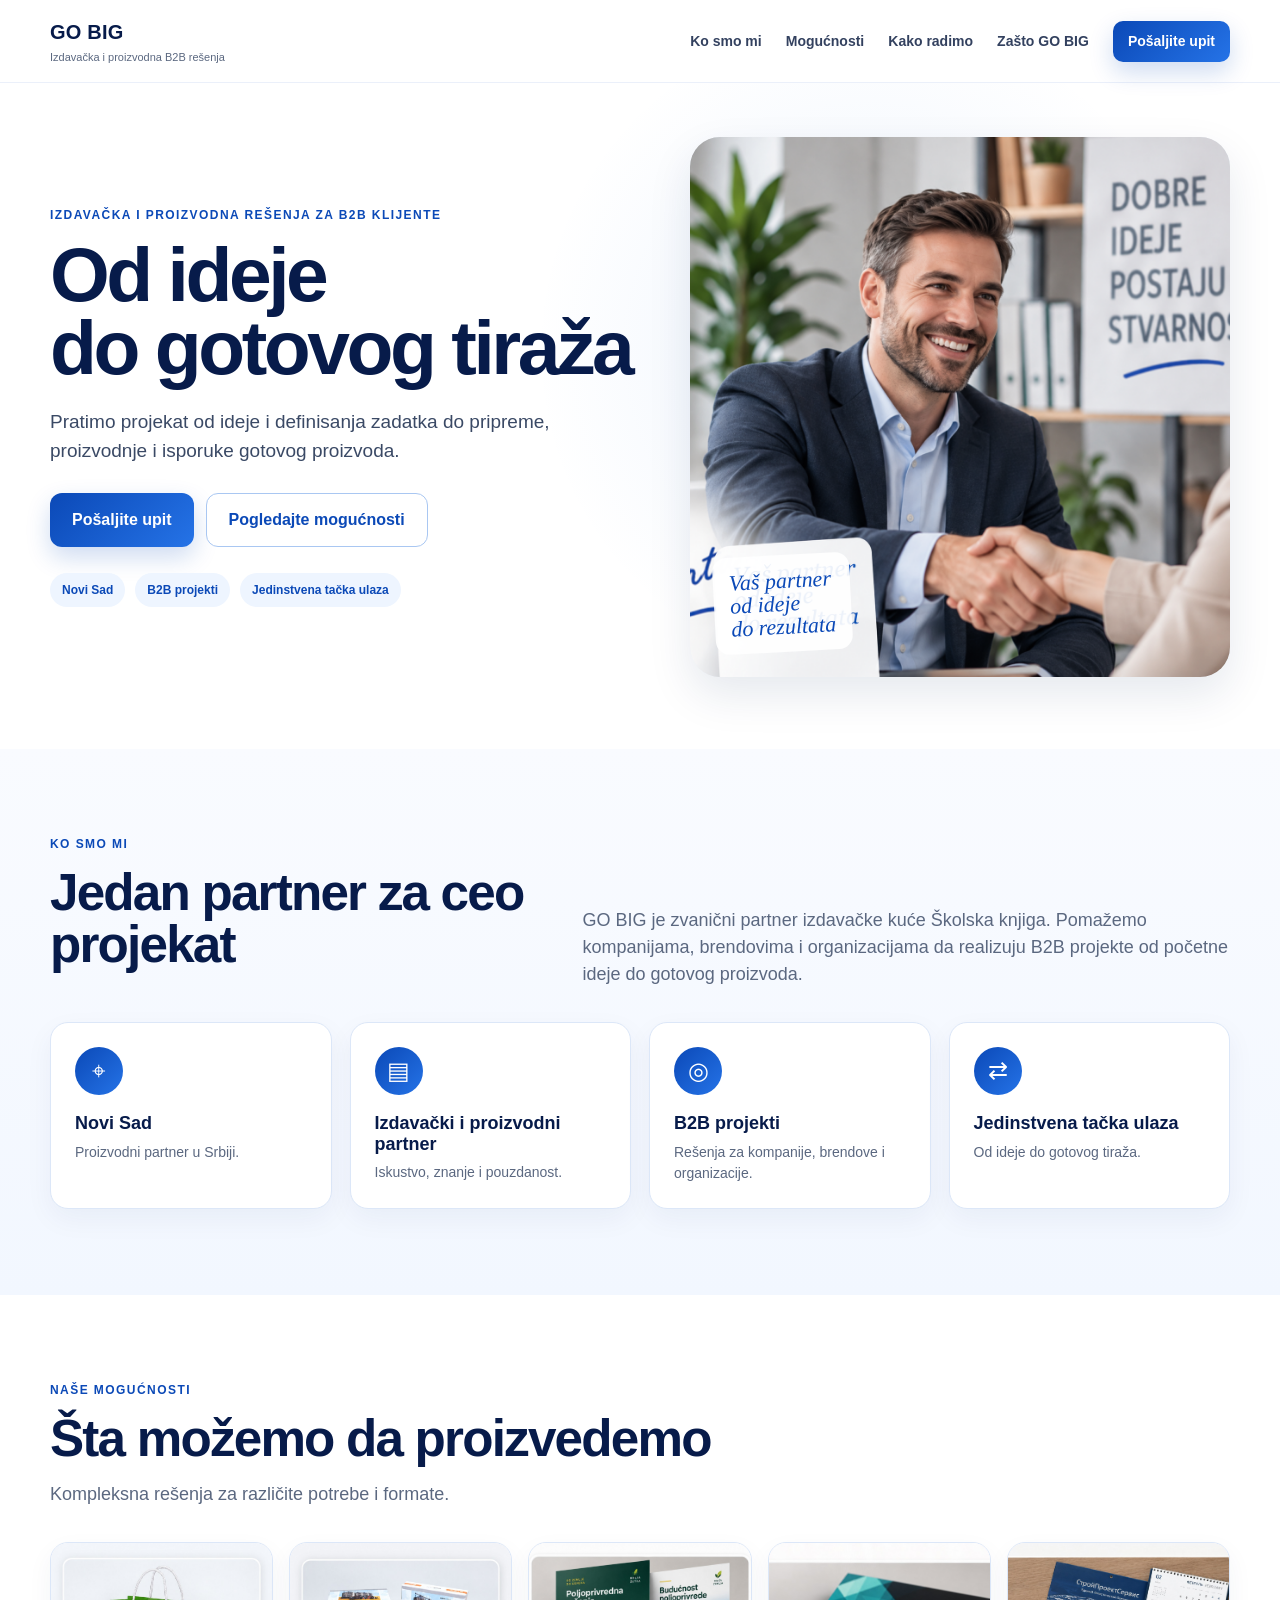
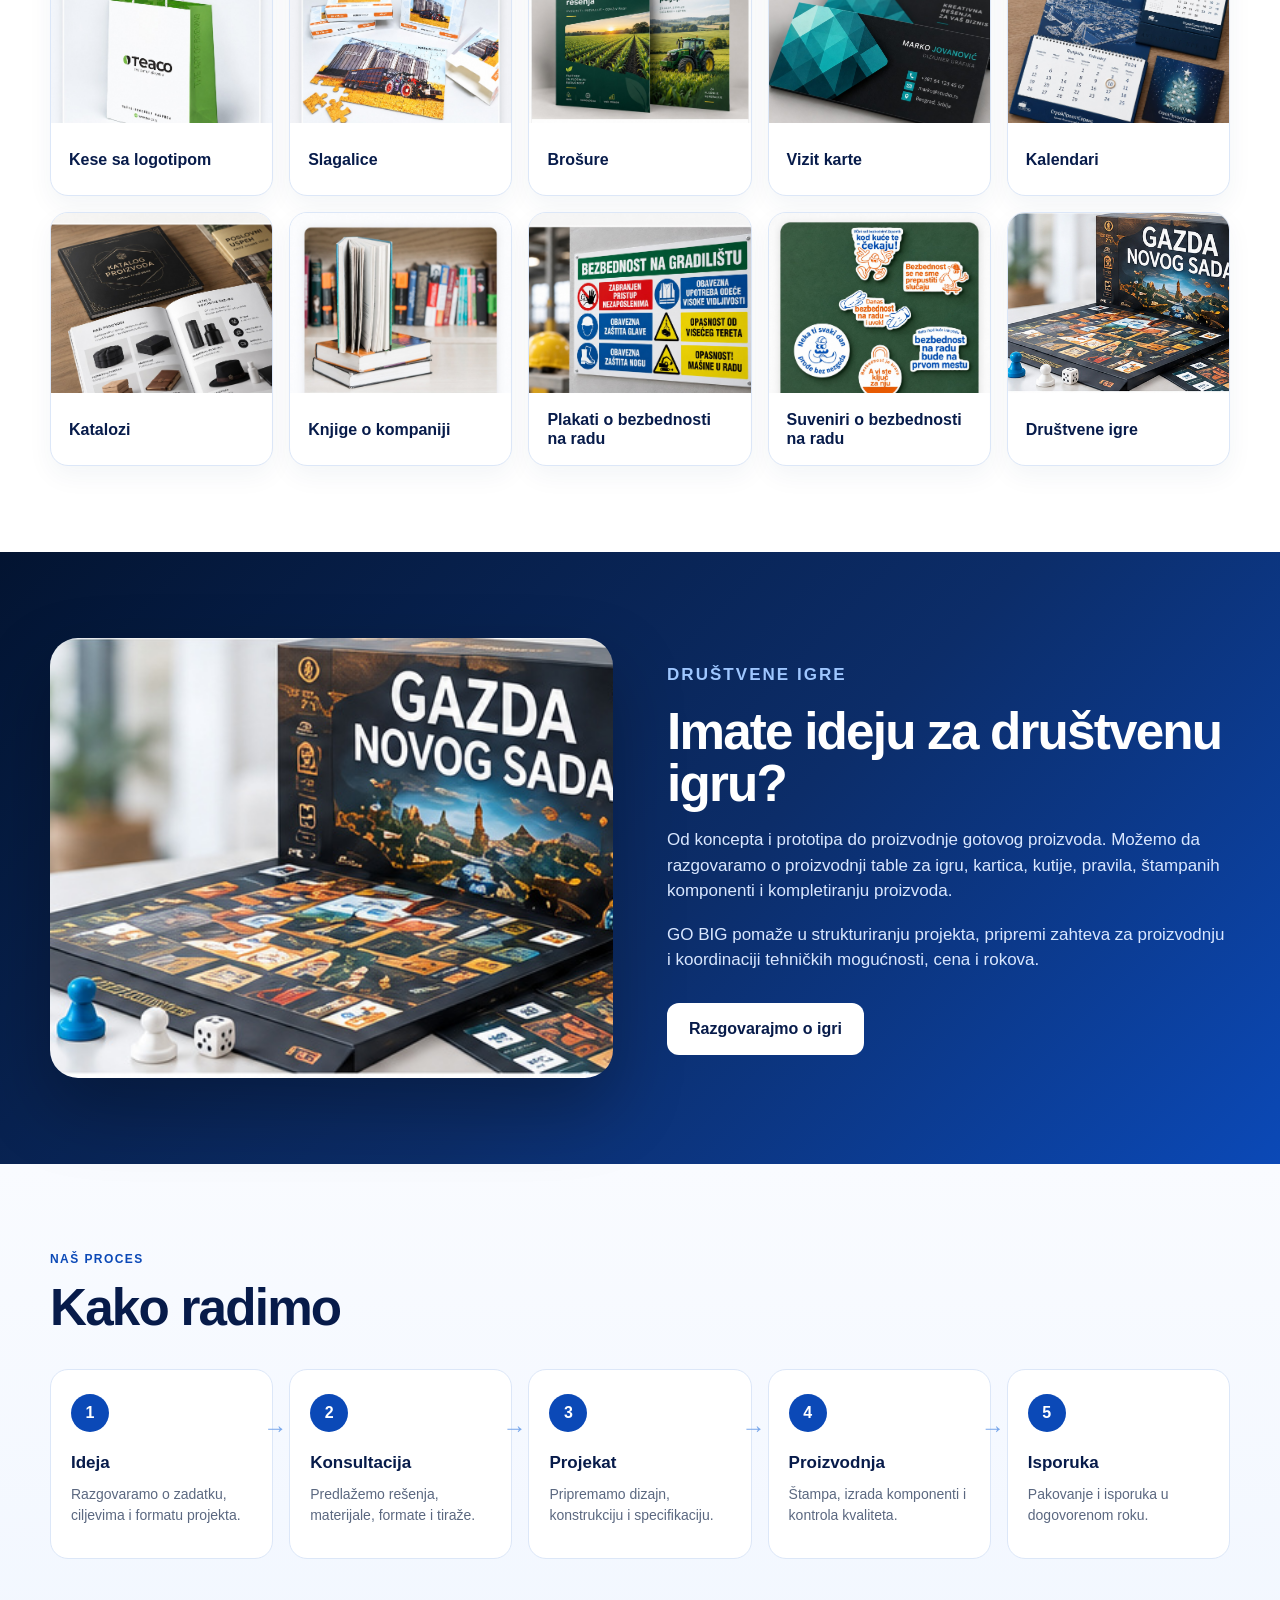
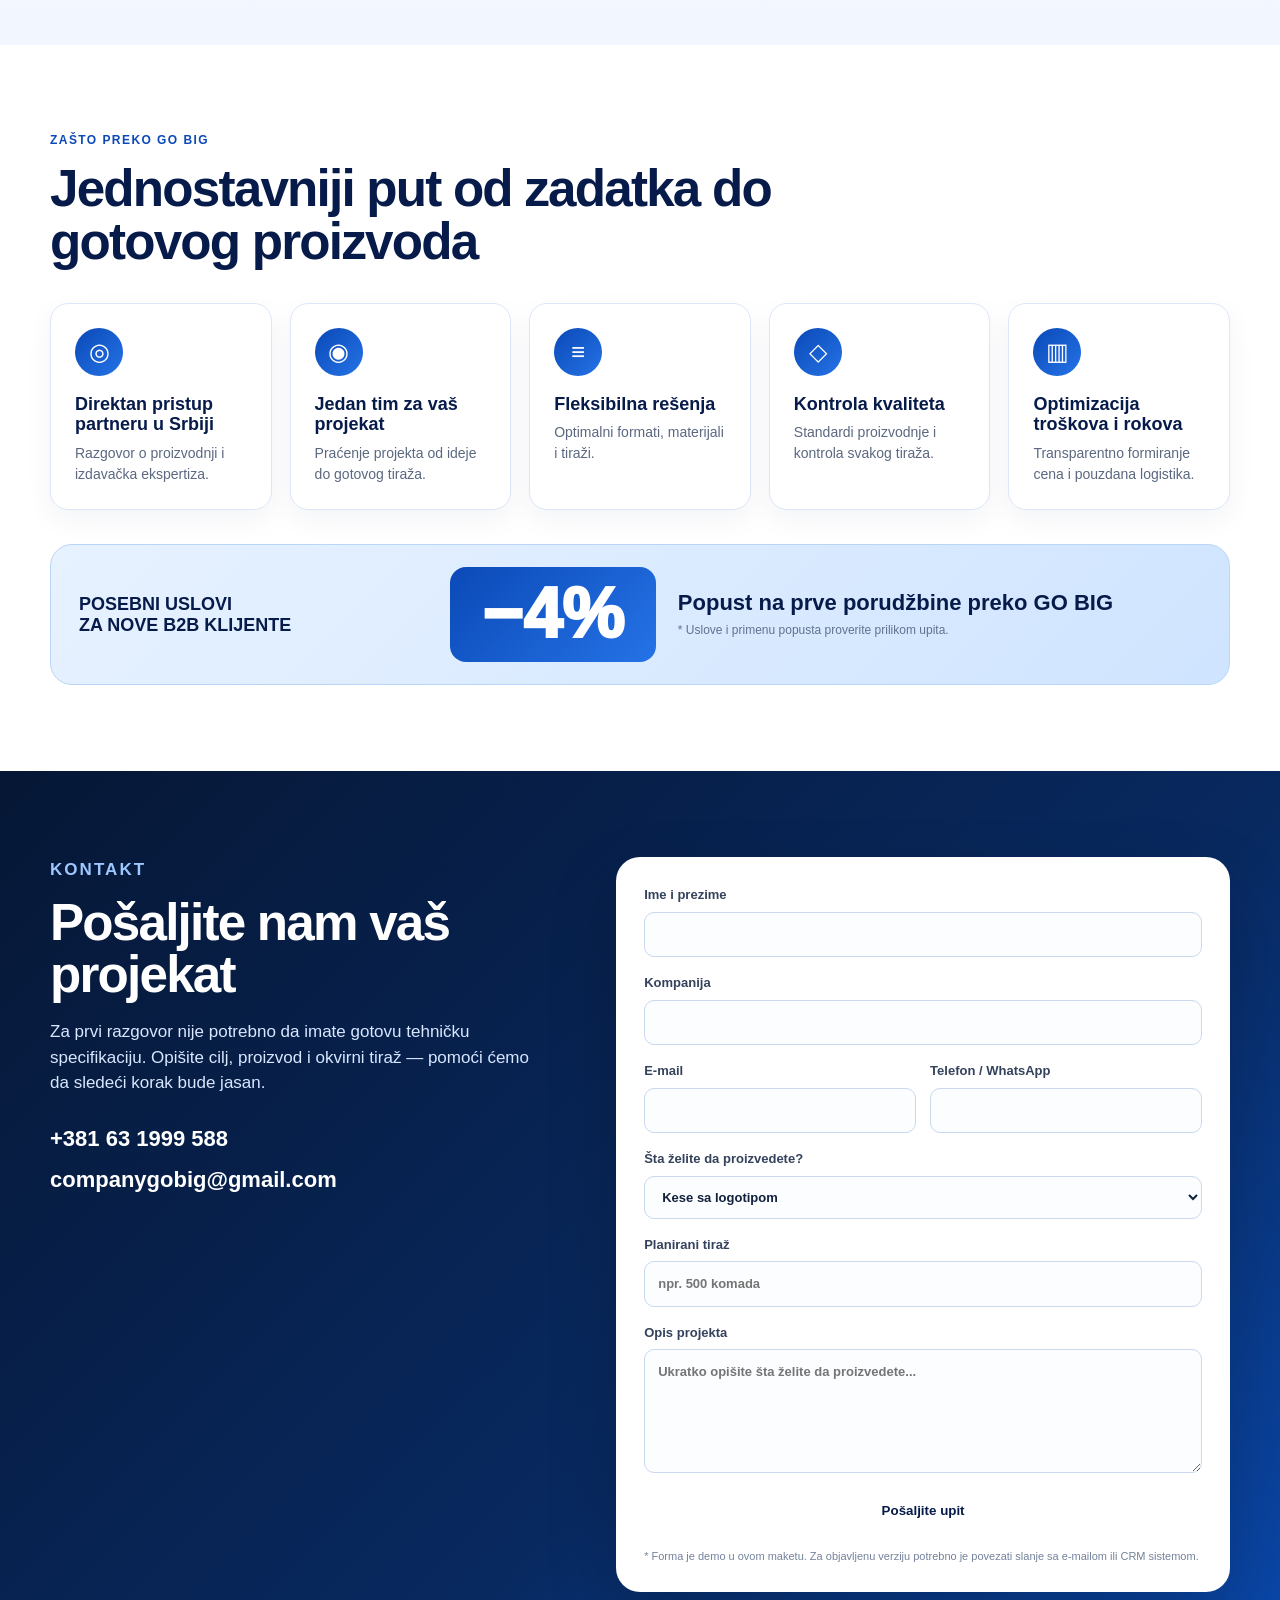
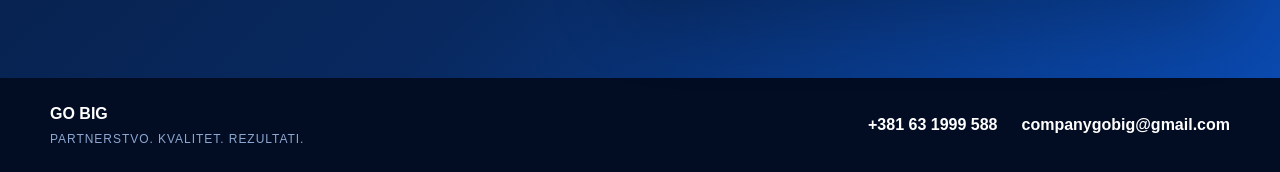
<file: index.html>
<!doctype html>
<html lang="sr-Latn">
<head>
  <meta charset="utf-8" />
  <meta name="viewport" content="width=device-width, initial-scale=1" />
  <title>GO BIG — Od ideje do gotovog tiraža</title>
  <meta name="description" content="Izdavačka i proizvodna B2B rešenja u Srbiji — od ideje i pripreme do proizvodnje i gotovog tiraža." />
  <link rel="stylesheet" href="styles.css" />
  <link rel="stylesheet" href="mobile-fixes.css" />
</head>
<body>
  <header class="site-header">
    <div class="container nav-wrap">
      <a class="brand" href="#top" aria-label="GO BIG">
        <span class="brand-main">GO BIG</span>
        <span class="brand-sub">Izdavačka i proizvodna B2B rešenja</span>
      </a>
      <nav class="nav" aria-label="Glavna navigacija">
        <a href="#ko-smo">Ko smo mi</a>
        <a href="#mogucnosti">Mogućnosti</a>
        <a href="#kako-radimo">Kako radimo</a>
        <a href="#zasto">Zašto GO BIG</a>
        <a href="#kontakt" class="btn btn-small">Pošaljite upit</a>
      </nav>
    </div>
  </header>

  <main id="top">
    <section class="hero section">
      <div class="container hero-grid">
        <div class="hero-copy">
          <p class="eyebrow">IZDAVAČKA I PROIZVODNA REŠENJA ZA B2B KLIJENTE</p>
          <h1>Od ideje<br />do gotovog tiraža</h1>
          <p class="lead">Pratimo projekat od ideje i definisanja zadatka do pripreme, proizvodnje i isporuke gotovog proizvoda.</p>
          <div class="hero-actions">
            <a class="btn" href="#kontakt">Pošaljite upit</a>
            <a class="btn btn-secondary" href="#mogucnosti">Pogledajte mogućnosti</a>
          </div>
          <div class="hero-tags" aria-label="Ključne prednosti">
            <span>Novi Sad</span><span>B2B projekti</span><span>Jedinstvena tačka ulaza</span>
          </div>
        </div>
        <div class="hero-visual">
          <img src="Мужчина%20на%20главной%20странице.png" alt="Poslovni sastanak i rukovanje" />
          <div class="hand-note">Vaš partner<br />od ideje<br />do rezultata</div>
        </div>
      </div>
    </section>

    <section class="section section-soft" id="ko-smo">
      <div class="container">
        <div class="section-heading split-heading">
          <div><p class="eyebrow">KO SMO MI</p><h2>Jedan partner za ceo projekat</h2></div>
          <p>GO BIG je zvanični partner izdavačke kuće Školska knjiga. Pomažemo kompanijama, brendovima i organizacijama da realizuju B2B projekte od početne ideje do gotovog proizvoda.</p>
        </div>
        <div class="feature-grid four">
          <article class="feature-card"><div class="icon">⌖</div><h3>Novi Sad</h3><p>Proizvodni partner u Srbiji.</p></article>
          <article class="feature-card"><div class="icon">▤</div><h3>Izdavački i proizvodni partner</h3><p>Iskustvo, znanje i pouzdanost.</p></article>
          <article class="feature-card"><div class="icon">◎</div><h3>B2B projekti</h3><p>Rešenja za kompanije, brendove i organizacije.</p></article>
          <article class="feature-card"><div class="icon">⇄</div><h3>Jedinstvena tačka ulaza</h3><p>Od ideje do gotovog tiraža.</p></article>
        </div>
      </div>
    </section>

    <section class="section" id="mogucnosti">
      <div class="container">
        <div class="section-heading">
          <p class="eyebrow">NAŠE MOGUĆNOSTI</p>
          <h2>Šta možemo da proizvedemo</h2>
          <p>Kompleksna rešenja za različite potrebe i formate.</p>
        </div>

        <div class="product-grid">
          <article class="product-card"><img src="assets/kese_photo.jpg" alt="Kese sa logotipom" /><h3>Kese sa logotipom</h3></article>
          <article class="product-card"><img src="assets/slagalice_photo.jpg" alt="Slagalice" /><h3>Slagalice</h3></article>
          <article class="product-card"><img src="assets/brosure_photo.jpg" alt="Brošure" /><h3>Brošure</h3></article>
          <article class="product-card"><div style="height:180px;overflow:hidden;background:#f5f8fc;"><img src="assets/vizitkarte_photo.jpg" alt="Vizit karte" style="width:100%;height:220px;object-fit:cover;object-position:center top;display:block;" /></div><h3>Vizit karte</h3></article>
          <article class="product-card"><img src="assets/kalendari_photo.jpg" alt="Kalendari" /><h3>Kalendari</h3></article>
          <article class="product-card"><img src="assets/katalozi_photo.jpg" alt="Katalozi" /><h3>Katalozi</h3></article>
          <article class="product-card"><img src="assets/knjige_photo.jpg" alt="Knjige o kompaniji" /><h3>Knjige o kompaniji</h3></article>
          <article class="product-card"><img src="assets/plakati_photo.jpg" alt="Plakati o bezbednosti na radu" /><h3>Plakati o bezbednosti na radu</h3></article>
          <article class="product-card"><img src="assets/suveniri_photo.jpg" alt="Suveniri o bezbednosti na radu" /><h3>Suveniri o bezbednosti na radu</h3></article>
          <article class="product-card"><img src="assets/igra.jpg" alt="Društvene igre" /><h3>Društvene igre</h3></article>
        </div>
      </div>
    </section>

    <section class="section game-section">
      <div class="container game-grid">
        <div class="game-image"><img src="assets/igra.jpg" alt="Društvena igra u kutiji sa komponentama" /></div>
        <div class="game-copy">
          <p class="eyebrow light">DRUŠTVENE IGRE</p>
          <h2>Imate ideju za društvenu igru?</h2>
          <p>Od koncepta i prototipa do proizvodnje gotovog proizvoda. Možemo da razgovaramo o proizvodnji table za igru, kartica, kutije, pravila, štampanih komponenti i kompletiranju proizvoda.</p>
          <p>GO BIG pomaže u strukturiranju projekta, pripremi zahteva za proizvodnju i koordinaciji tehničkih mogućnosti, cena i rokova.</p>
          <a class="btn btn-light" href="#kontakt">Razgovarajmo o igri</a>
        </div>
      </div>
    </section>

    <section class="section section-soft" id="kako-radimo">
      <div class="container">
        <div class="section-heading"><p class="eyebrow">NAŠ PROCES</p><h2>Kako radimo</h2></div>
        <div class="steps">
          <article class="step"><span>1</span><h3>Ideja</h3><p>Razgovaramo o zadatku, ciljevima i formatu projekta.</p></article>
          <article class="step"><span>2</span><h3>Konsultacija</h3><p>Predlažemo rešenja, materijale, formate i tiraže.</p></article>
          <article class="step"><span>3</span><h3>Projekat</h3><p>Pripremamo dizajn, konstrukciju i specifikaciju.</p></article>
          <article class="step"><span>4</span><h3>Proizvodnja</h3><p>Štampa, izrada komponenti i kontrola kvaliteta.</p></article>
          <article class="step"><span>5</span><h3>Isporuka</h3><p>Pakovanje i isporuka u dogovorenom roku.</p></article>
        </div>
      </div>
    </section>

    <section class="section" id="zasto">
      <div class="container">
        <div class="section-heading"><p class="eyebrow">ZAŠTO PREKO GO BIG</p><h2>Jednostavniji put od zadatka do gotovog proizvoda</h2></div>
        <div class="feature-grid five">
          <article class="feature-card"><div class="icon">◎</div><h3>Direktan pristup partneru u Srbiji</h3><p>Razgovor o proizvodnji i izdavačka ekspertiza.</p></article>
          <article class="feature-card"><div class="icon">◉</div><h3>Jedan tim za vaš projekat</h3><p>Praćenje projekta od ideje do gotovog tiraža.</p></article>
          <article class="feature-card"><div class="icon">≡</div><h3>Fleksibilna rešenja</h3><p>Optimalni formati, materijali i tiraži.</p></article>
          <article class="feature-card"><div class="icon">◇</div><h3>Kontrola kvaliteta</h3><p>Standardi proizvodnje i kontrola svakog tiraža.</p></article>
          <article class="feature-card"><div class="icon">▥</div><h3>Optimizacija troškova i rokova</h3><p>Transparentno formiranje cena i pouzdana logistika.</p></article>
        </div>

        <div class="discount">
          <div class="discount-label">POSEBNI USLOVI<br />ZA NOVE B2B KLIJENTE</div>
          <div class="discount-rate">−4%</div>
          <div class="discount-copy"><strong>Popust na prve porudžbine preko GO BIG</strong><span>* Uslove i primenu popusta proverite prilikom upita.</span></div>
        </div>
      </div>
    </section>

    <section class="section contact-section" id="kontakt">
      <div class="container contact-grid">
        <div class="contact-copy">
          <p class="eyebrow light">KONTAKT</p>
          <h2>Pošaljite nam vaš projekat</h2>
          <p>Za prvi razgovor nije potrebno da imate gotovu tehničku specifikaciju. Opišite cilj, proizvod i okvirni tiraž — pomoći ćemo da sledeći korak bude jasan.</p>
          <div class="contact-lines">
            <a href="tel:+381631999588">+381 63 1999 588</a>
            <a href="mailto:companygobig@gmail.com">companygobig@gmail.com</a>
          </div>
        </div>

        <form class="contact-form" action="#" method="post">
          <label>Ime i prezime<input type="text" name="name" required /></label>
          <label>Kompanija<input type="text" name="company" /></label>
          <div class="form-row">
            <label>E-mail<input type="email" name="email" required /></label>
            <label>Telefon / WhatsApp<input type="tel" name="phone" /></label>
          </div>
          <label>Šta želite da proizvedete?
            <select name="product">
              <option>Kese sa logotipom</option><option>Slagalice</option><option>Brošure</option><option>Vizit karte</option><option>Kalendari</option><option>Katalozi</option><option>Knjige o kompaniji</option><option>Plakati o bezbednosti na radu</option><option>Suveniri o bezbednosti na radu</option><option>Društvene igre</option><option>Drugo</option>
            </select>
          </label>
          <label>Planirani tiraž<input type="text" name="quantity" placeholder="npr. 500 komada" /></label>
          <label>Opis projekta<textarea name="message" rows="5" placeholder="Ukratko opišite šta želite da proizvedete..."></textarea></label>
          <button class="btn btn-light" type="submit">Pošaljite upit</button>
          <p class="form-note">* Forma je demo u ovom maketu. Za objavljenu verziju potrebno je povezati slanje sa e-mailom ili CRM sistemom.</p>
        </form>
      </div>
    </section>
  </main>

  <footer class="footer">
    <div class="container footer-row">
      <div><strong>GO BIG</strong><span>Partnerstvo. Kvalitet. Rezultati.</span></div>
      <div class="footer-contact"><a href="tel:+381631999588">+381 63 1999 588</a><a href="mailto:companygobig@gmail.com">companygobig@gmail.com</a></div>
    </div>
  </footer>
</body>
</html>
</file>
<file: styles.css>
:root{
  --navy:#071b4a;
  --blue:#0b49b7;
  --blue-2:#2573e7;
  --pale:#eef5ff;
  --pale-2:#f7faff;
  --line:#dce7f8;
  --text:#13213d;
  --muted:#5b6880;
  --white:#fff;
  --shadow:0 18px 44px rgba(12,43,91,.10);
  --radius:22px;
}
*{box-sizing:border-box}
html{scroll-behavior:smooth}
body{margin:0;font-family:Inter,Arial,Helvetica,sans-serif;color:var(--text);background:#fff;line-height:1.5}
a{color:inherit;text-decoration:none}
img{display:block;max-width:100%}
.container{width:min(1180px,calc(100% - 40px));margin:0 auto}
.section{padding:86px 0}
.section-soft{background:linear-gradient(180deg,#f9fbff 0%,#f2f7ff 100%)}
.site-header{position:sticky;top:0;z-index:20;background:rgba(255,255,255,.94);backdrop-filter:blur(16px);border-bottom:1px solid rgba(11,73,183,.08)}
.nav-wrap{height:82px;display:flex;align-items:center;justify-content:space-between;gap:24px}
.brand{display:flex;flex-direction:column;gap:2px}
.brand-main{font-size:20px;font-weight:800;letter-spacing:.01em;color:var(--navy)}
.brand-main b{color:var(--blue-2)}
.brand-sub{font-size:11px;color:var(--muted)}
.nav{display:flex;align-items:center;gap:24px;font-size:14px;font-weight:700;color:#33415f}
.nav a:not(.btn):hover{color:var(--blue)}
.btn{display:inline-flex;align-items:center;justify-content:center;padding:14px 22px;border-radius:12px;background:linear-gradient(135deg,var(--blue),var(--blue-2));color:#fff;font-weight:800;box-shadow:0 10px 24px rgba(11,73,183,.20);border:0;cursor:pointer}
.btn:hover{transform:translateY(-1px)}
.btn-small{padding:10px 15px;border-radius:10px}
.btn-secondary{background:#fff;color:var(--blue);border:1px solid #a9c7f2;box-shadow:none}
.btn-light{background:#fff;color:var(--navy);box-shadow:none}
.hero{padding-top:54px;padding-bottom:72px;background:radial-gradient(circle at 68% 40%,rgba(64,137,234,.10),transparent 35%),#fff}
.hero-grid{display:grid;grid-template-columns:1.05fr .95fr;gap:44px;align-items:center}
.eyebrow{margin:0 0 14px;font-size:12px;font-weight:900;letter-spacing:.12em;color:var(--blue);text-transform:uppercase}
.eyebrow.light{color:#9fc7ff}
h1{font-size:clamp(52px,6vw,82px);line-height:.95;margin:0 0 24px;color:var(--navy);letter-spacing:-.045em}
h2{font-size:clamp(34px,4vw,54px);line-height:1.03;margin:0 0 16px;color:var(--navy);letter-spacing:-.035em}
h3{margin:0 0 8px;color:var(--navy)}
.lead{font-size:19px;max-width:700px;color:#3a4965;margin:0 0 28px}
.hero-actions{display:flex;gap:12px;flex-wrap:wrap}
.hero-tags{display:flex;gap:10px;flex-wrap:wrap;margin-top:26px}
.hero-tags span{font-size:12px;font-weight:800;color:var(--blue);background:var(--pale);padding:8px 12px;border-radius:999px}
.hero-visual{position:relative;border-radius:30px;overflow:hidden;box-shadow:var(--shadow);min-height:520px;background:#edf3fb}
.hero-visual img{width:100%;height:100%;min-height:520px;object-fit:cover}
.hand-note{position:absolute;left:24px;bottom:24px;background:rgba(255,255,255,.92);color:var(--blue);padding:14px 16px;border-radius:14px;font-size:22px;font-family:Georgia,serif;font-style:italic;line-height:1.05;transform:rotate(-3deg)}
.section-heading{margin-bottom:34px;max-width:780px}.section-heading p:not(.eyebrow){color:var(--muted);font-size:18px;margin:0}
.split-heading{max-width:none;display:grid;grid-template-columns:.85fr 1.15fr;gap:54px;align-items:end}
.feature-grid{display:grid;gap:18px}.feature-grid.four{grid-template-columns:repeat(4,1fr)}.feature-grid.five{grid-template-columns:repeat(5,1fr)}
.feature-card{background:#fff;border:1px solid var(--line);border-radius:18px;padding:24px;min-height:170px;box-shadow:0 10px 28px rgba(16,48,94,.05)}
.feature-card .icon{width:48px;height:48px;border-radius:50%;display:grid;place-items:center;background:linear-gradient(135deg,var(--blue),var(--blue-2));color:#fff;font-size:24px;margin-bottom:18px}
.feature-card h3{font-size:18px;line-height:1.15}.feature-card p{margin:0;color:var(--muted);font-size:14px}
.product-grid{display:grid;grid-template-columns:repeat(5,1fr);gap:16px}
.product-card{background:#fff;border:1px solid var(--line);border-radius:18px;overflow:hidden;box-shadow:0 10px 26px rgba(18,50,100,.05);transition:.2s ease;display:grid;grid-template-rows:180px 72px}
.product-card:hover{transform:translateY(-4px);box-shadow:0 18px 38px rgba(18,50,100,.12)}
.product-card img{width:100%;height:180px;object-fit:cover;background:#f5f8fc;display:block}
.product-card h3{height:72px;padding:0 18px;font-size:16px;line-height:1.2;display:flex;align-items:center;margin:0;box-sizing:border-box}
.game-section{background:linear-gradient(135deg,#031431 0%,#0c2d69 55%,#0b49b7 100%);color:#fff}
.game-grid{display:grid;grid-template-columns:1fr 1fr;gap:54px;align-items:center}
.game-image img{width:100%;height:440px;object-fit:cover;border-radius:28px;box-shadow:0 30px 70px rgba(0,0,0,.28)}
.game-copy h2{color:#fff}.game-copy p{font-size:17px;color:#d9e7ff;margin:0 0 18px}.game-copy .btn{margin-top:12px}
.steps{display:grid;grid-template-columns:repeat(5,1fr);gap:16px;counter-reset:step}
.step{position:relative;background:#fff;border:1px solid var(--line);border-radius:18px;padding:24px 20px;min-height:190px}
.step:not(:last-child)::after{content:"→";position:absolute;right:-15px;top:40px;color:#78a6ea;font-size:24px;font-weight:800;z-index:2}
.step span{display:grid;place-items:center;width:38px;height:38px;border-radius:50%;background:var(--blue);color:#fff;font-weight:900;margin-bottom:18px}
.step h3{font-size:17px}.step p{margin:0;color:var(--muted);font-size:14px}
.discount{margin-top:34px;display:grid;grid-template-columns:1.1fr .65fr 1.65fr;align-items:center;gap:22px;background:linear-gradient(135deg,#e7f2ff,#cfe4ff);border:1px solid #b9d5f7;border-radius:22px;padding:22px 28px}
.discount-label{font-weight:900;color:var(--navy);font-size:18px;line-height:1.15}.discount-rate{font-size:70px;line-height:.9;font-weight:950;color:#fff;background:linear-gradient(135deg,var(--blue),var(--blue-2));padding:16px 24px;border-radius:16px;text-align:center}.discount-copy{display:flex;flex-direction:column;gap:5px;color:var(--navy)}.discount-copy strong{font-size:22px;line-height:1.15}.discount-copy span{font-size:12px;color:#60728f}
.contact-section{background:linear-gradient(135deg,#061735 0%,#082960 60%,#0a49ae 100%);color:#fff}
.contact-grid{display:grid;grid-template-columns:.9fr 1.1fr;gap:64px;align-items:start}
.contact-copy h2{color:#fff}.contact-copy p{color:#d9e7ff;font-size:17px}.contact-lines{display:flex;flex-direction:column;gap:8px;margin-top:26px}.contact-lines a{font-size:22px;font-weight:800;color:#fff}
.contact-form{background:#fff;color:var(--text);padding:28px;border-radius:24px;display:grid;gap:16px;box-shadow:0 30px 70px rgba(0,0,0,.18)}
.contact-form label{font-size:13px;font-weight:800;color:#35425c;display:grid;gap:7px}.contact-form input,.contact-form select,.contact-form textarea{width:100%;border:1px solid #cad9ee;border-radius:10px;padding:12px 13px;font:inherit;color:var(--text);background:#fbfdff}.form-row{display:grid;grid-template-columns:1fr 1fr;gap:14px}.form-note{font-size:11px!important;color:#74829b!important;margin:0}
.footer{background:#020c22;color:#fff;padding:24px 0}.footer-row{display:flex;justify-content:space-between;gap:24px;align-items:center}.footer-row>div:first-child{display:flex;flex-direction:column;gap:4px}.footer-row span{font-size:12px;color:#8da8d1;letter-spacing:.08em;text-transform:uppercase}.footer-contact{display:flex;gap:24px;font-weight:700}
@media (max-width:1050px){.nav a:not(.btn){display:none}.hero-grid,.game-grid,.contact-grid{grid-template-columns:1fr}.hero-visual{min-height:420px}.hero-visual img{min-height:420px}.feature-grid.four{grid-template-columns:repeat(2,1fr)}.feature-grid.five{grid-template-columns:repeat(2,1fr)}.product-grid{grid-template-columns:repeat(3,1fr)}.steps{grid-template-columns:repeat(2,1fr)}.step:not(:last-child)::after{display:none}.discount{grid-template-columns:1fr 220px}.discount-copy{grid-column:1/-1}}
@media (max-width:700px){.container{width:min(100% - 24px,1180px)}.section{padding:58px 0}.site-header{position:relative}.nav{display:none}.brand-sub{max-width:300px}.hero{padding-top:30px}.hero-grid{gap:24px}.hero-visual,.hero-visual img{min-height:330px}.hand-note{font-size:17px}.split-heading{grid-template-columns:1fr;gap:8px}.feature-grid.four,.feature-grid.five,.product-grid,.steps{grid-template-columns:1fr 1fr}.product-card{grid-template-rows:150px 68px}.product-card img{height:150px}.product-card h3{height:68px}.game-image img{height:300px}.discount{grid-template-columns:1fr}.discount-rate{font-size:58px}.form-row{grid-template-columns:1fr}.footer-row,.footer-contact{flex-direction:column;align-items:flex-start}.contact-grid{gap:34px}}
@media (max-width:470px){h1{font-size:48px}.feature-grid.four,.feature-grid.five,.product-grid,.steps{grid-template-columns:1fr}.product-card{grid-template-rows:200px 72px}.product-card img{height:200px}.product-card h3{height:72px}.hero-actions .btn{width:100%}.discount{padding:20px}.contact-lines a{font-size:18px}}
</file>
<file: mobile-fixes.css>
/* Mobile polish for Company GO BIG landing page */
@media (max-width:700px){
  .section{padding:46px 0}
  .section-heading{margin-bottom:26px}
  .section-heading p:not(.eyebrow){font-size:16px}
  .product-grid{grid-template-columns:repeat(2,minmax(0,1fr))!important;gap:10px}
  .product-card{grid-template-rows:126px 58px!important;border-radius:14px}
  .product-card>img{height:126px!important;width:100%;object-fit:cover}
  .product-card>div:first-child{height:126px!important;overflow:hidden!important;background:#f5f8fc}
  .product-card>div:first-child img{width:100%!important;height:154px!important;object-fit:cover!important;object-position:center top!important}
  .product-card h3{height:58px!important;padding:0 10px!important;font-size:13.5px!important;line-height:1.15!important;margin:0!important;display:flex;align-items:center}
  .game-section{padding:48px 0}
  .game-grid{gap:24px}
  .game-image img{height:230px!important;border-radius:20px}
  .game-copy p{font-size:15px}
}

@media (max-width:470px){
  .container{width:calc(100% - 20px)}
  h1{font-size:42px;line-height:.98}
  h2{font-size:32px}
  .lead{font-size:17px}
  .product-grid{grid-template-columns:repeat(2,minmax(0,1fr))!important;gap:9px!important}
  .product-card{grid-template-rows:118px 60px!important;border-radius:13px}
  .product-card>img{height:118px!important}
  .product-card>div:first-child{height:118px!important}
  .product-card>div:first-child img{height:145px!important}
  .product-card h3{height:60px!important;padding:0 9px!important;font-size:13px!important;line-height:1.15!important}
  .game-image img{height:210px!important}
  .game-copy h2{font-size:31px}
  .discount-rate{font-size:50px}
}

@media (max-width:360px){
  .product-grid{gap:8px!important}
  .product-card h3{font-size:12px!important;padding:0 8px!important}
}
</file>
